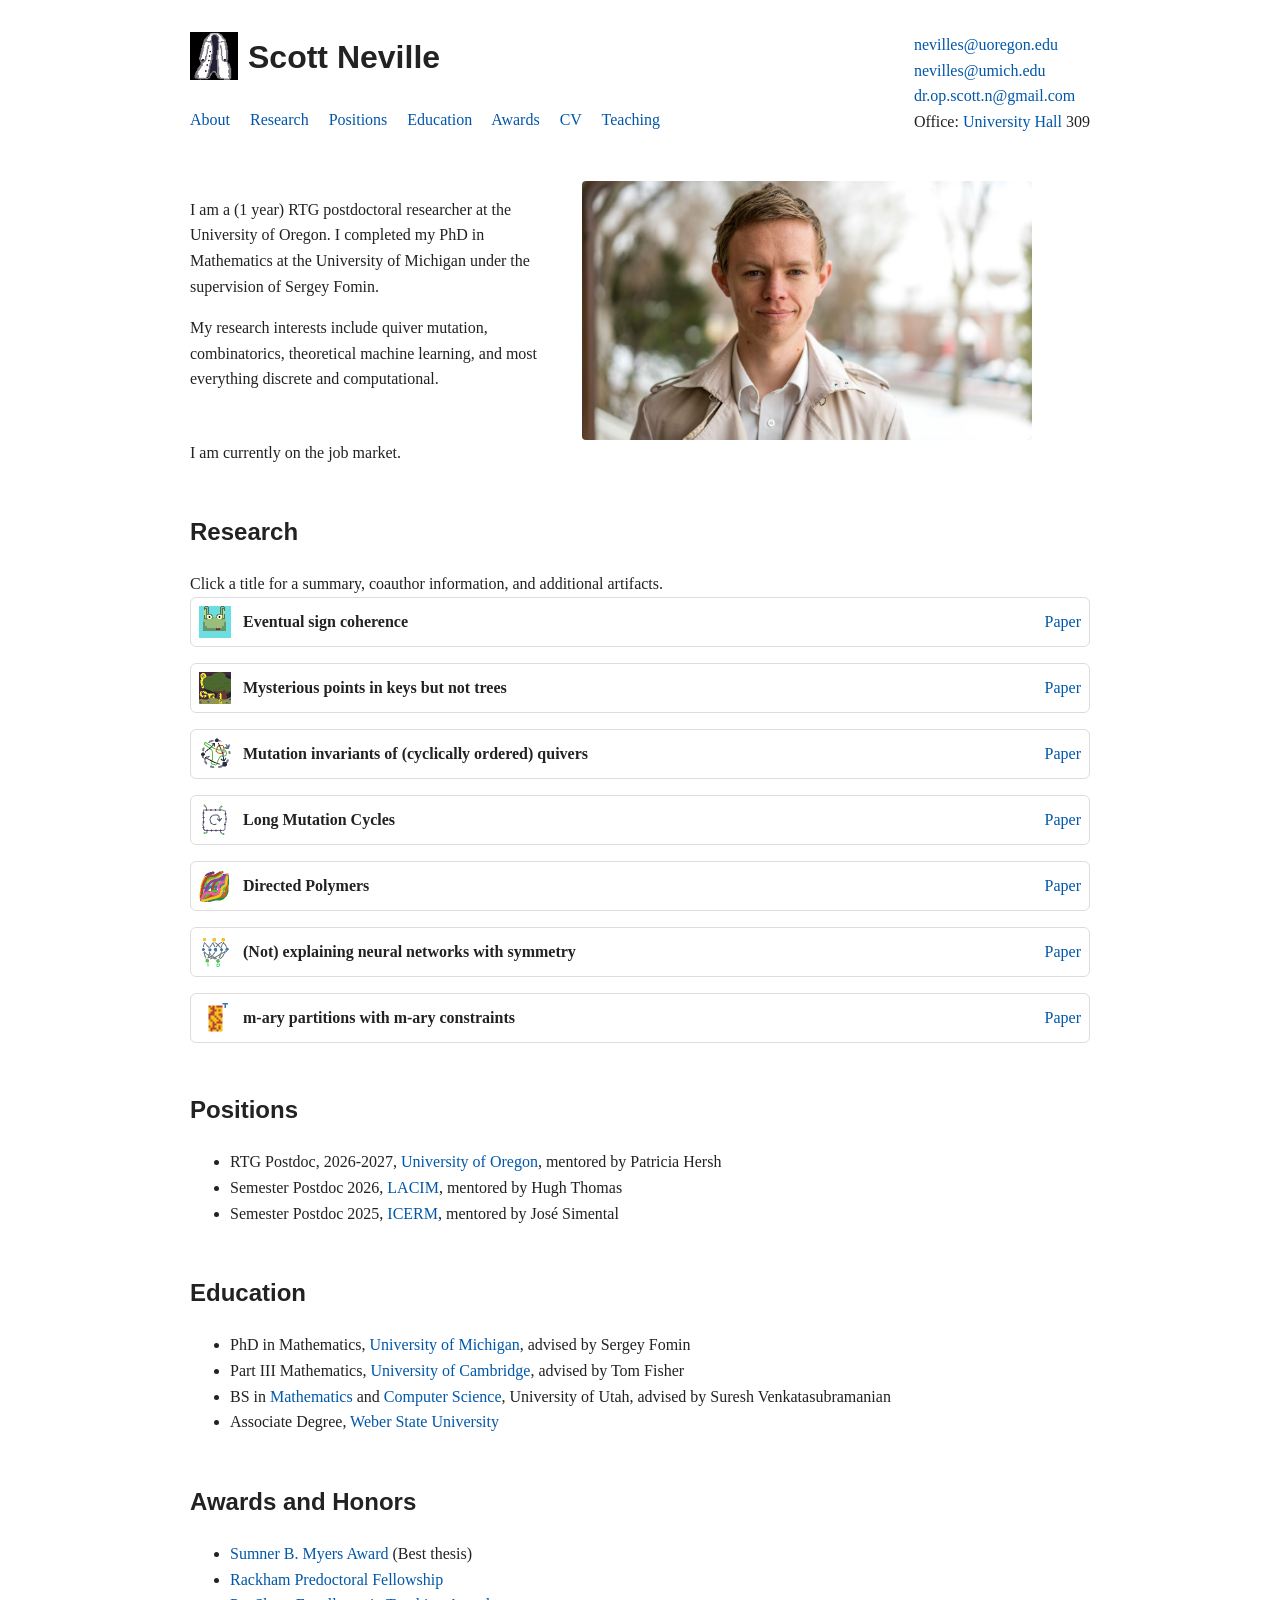
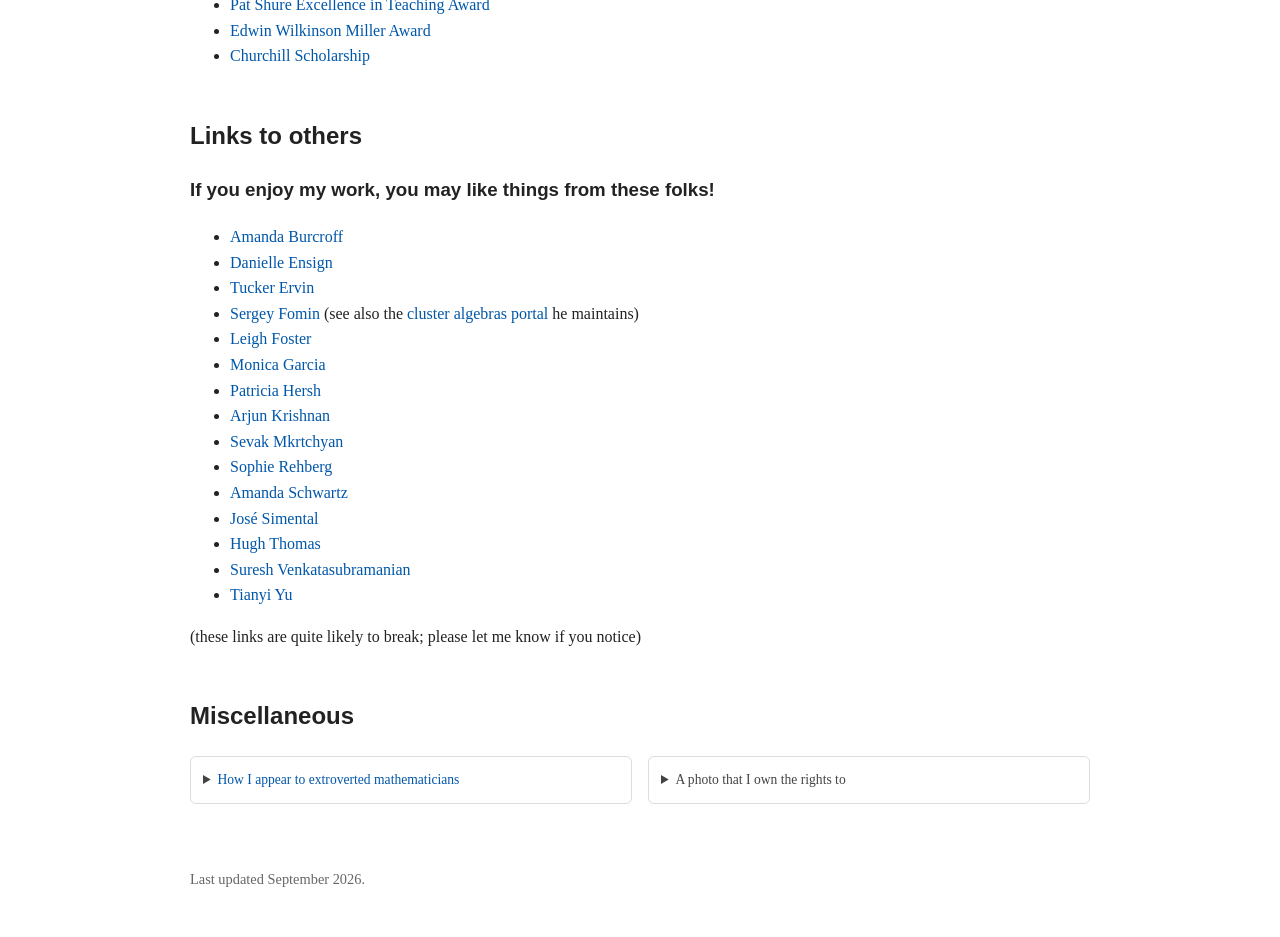
<file: index.html>
<!DOCTYPE html>
<html lang="en">
<head>
  <meta charset="utf-8">
  <meta name="viewport" content="width=device-width, initial-scale=1">
  <title>Scott Neville</title>
  <link rel="stylesheet" href="style.css">
  <link rel="icon" href="images/pixeltrench4.png">
</head>
<body>
<header>
    <img src="images/pixeltrench4.png" alt="White trench coat pixel art" style="float:left;width:48px;margin-right:10px">
  <h1 style="width:60%; display:inline">Scott Neville</h1> 
  <div style="float:right">
    <a href="mailto:nevilles@uoregon.edu">nevilles@uoregon.edu</a> <br>
    <a href="mailto:nevilles@umich.edu">nevilles@umich.edu</a> <br>
    <a href="mailto:dr.op.scott.n@gmail.com">dr.op.scott.n@gmail.com</a> <br>
    Office: <a href="https://en.wikipedia.org/wiki/University_Hall_(University_of_Oregon)">University Hall</a> 309
    </div>
  <div style="width:70%"><nav>
    <a href="#about">About</a>
    <a href="#research">Research</a>
    <a href="#positions">Positions</a>
    <a href="#education">Education</a>
    <a href="#awards">Awards</a>
    <a href="files/CV-long.pdf">CV</a>
    <a href="teaching.html">Teaching</a>
  </nav></div>
  
</header>
<main>
<section id="about">
  <div class="profile">
    <div style="width:40%;">
      <p>I am a (1 year) RTG postdoctoral researcher at the University of Oregon. I completed my PhD in Mathematics at the University of Michigan under the supervision of Sergey Fomin.</p>
      <p>My research interests include quiver mutation, combinatorics, theoretical machine learning, and most everything discrete and computational.</p>
    </div>
    <img src="images/ScottbyJanaUofU.jpg" alt="Scott Neville; photo credit to Jana Cunningham and the University of Utah communications team" style="float:right;width:50%">
  </div>
</section>
I am currently on the job market.
<section id="research">
    <h2>Research</h2>
    Click a title for a summary, coauthor information, and additional artifacts.
    <details class="project">
        <summary>
            <img class="project-icon" src=images/BROG.png alt="A cute bunny frog (BROG).">
            <span class="project-title">Eventual sign coherence</span>
            <span class="project-link">
            <a href=https://arxiv.org/abs/2605.12865>Paper</a>
            </span>
        </summary>

        <div class="project-content">
            <p class="coauthors">
            <strong>Coauthor:</strong>
            Amanda Burcroff
            </p>

            <div class="project-grid">
            <div class="project-artifacts">
                <h4>Related Links</h4>
                <ul>
                <li><a href="files/ESCslides.pdf">Slides.</a></li>
                <li><a href="https://arxiv.org/abs/1904.00971">[Gekhtman-Nakanishi 2019].</a> the paper which introduced the conjecture.</li>
                </ul>
            </div>
            <div class="project-description">
                <p>
                We subsantially resolve the Asymptotic sign coherence conjecture of Gekhtman and Nakanishi, which states that if you take a quiver with frozen vertices and mutate long enough, then it will eventually satisfy the sign coherence phenomena (which states that each mutable vertex is either a source or a sink with respect to all of the frozen vertices).
                We do this by introducing a new class of quivers, called BROG. We also resolve the asymptotic sign coherence conjecture for mutation abundant (always at least 2 arrows between the mutable vertices) 3-vertex quivers.
                </p>
    </div></div></div>
    </details>
    <details class="project">
        <summary>
            <img class="project-icon" src=images/Key-not-tree.png alt="A cute bunny frog (BROG).">
            <span class="project-title">Mysterious points in keys but not trees</span>
            <span class="project-link">
            <a href=https://arxiv.org/abs/2603.17890>Paper</a>
            </span>
        </summary>

        <div class="project-content">
            <p class="coauthors">
            <strong>Coauthor:</strong>
            José Simental
            </p>

            <div class="project-grid">
            <div class="project-artifacts">
                <h4>Related Links</h4>
                <ul>
                <li><a href="https://arxiv.org/abs/2402.16970">[Castronovo-Gorsky-Simental-Speyer 2024].</a> the paper which introduced the mysterious points conjecture.</li>
                <li><a href="https://www.combinatorics.org/ojs/index.php/eljc/article/view/v31i1p16">[Ervin 2024].</a> where key quivers were introduced.</li>
                </ul>
            </div>
            <div class="project-description">
                <p>
                There are at least two ways to describe a variety associated to a cluster algebra. One can either take the union over all seeds, selecting nonzero elements for each variable (for each seed, this gives a cluster tori. Call the union the cluster manifold), or one can directly look at maps from all cluster variables simultaneously which satisfy all of the cluster relations (the cluster variety).
                These two choices are subtly different. Call points in the variety but not the manifold 'deep'. 
                It was conjectured that the deep points of any locally acyclic cluster algebra would all have a simple witness of their depth; a stabilizer in the cluster dilation group.
                We show this conjecture holds for tree quivers (without multiplicities), but fails for key quivers (this is the literal name of a class of acyclic quivers, see the related paper by Ervin).
                </p>
    </div></div></div>
    </details>
    <details class="project">
        <summary>
            <img class="project-icon" src=images/COQ.png alt="Icon of a cyclically ordered quiver and a (knot theory) link">
            <span class="project-title"> Mutation invariants of (cyclically ordered) quivers</span>
            <span class="project-link">
            <a href=https://arxiv.org/abs/2409.17832>Paper</a>
            </span>
        </summary>

        <div class="project-content">
            <p class="coauthors">
            <strong>Coauthor:</strong>
            Sergey Fomin
            </p>

            <div class="project-grid">
            <div class="project-artifacts">
                <h4>Related Links</h4>
                <ul>
                <li><a href="https://www.sciencedirect.com/science/article/pii/S0001870826002811">[Fomin-Neville 2024] Advances of Mathematics publication</a></li>
                <li><a href="https://arxiv.org/abs/2409.17832">[Neville 2024]</a> showing acyclic are totally proper.</li>
                <li>[Neville-Thomas 2026+] showing skew-symmetrizable (in prep)</li>
                <li><a href="files/SMslides.pdf">Slides</a></li>
                <li><a href="https://github.com/DrScottN/quiver-mutation-database">Python code</a> for computing many mutation invariants, joint with Tucker Ervin</li>
                </ul>
            </div>
            <div class="project-description">
                <p>
                A cyclically ordered quiver is a quiver endowed with an additional structure of a cyclic ordering of its vertices - one might imagine drawing the vertices of the quiver on the unit circle. This structure, which naturally arises in many important applications, gives rise to new powerful mutation (semi) invariants. The invariants we find are truly mutation invariants when the cyclic ordering is 'totally proper,' we describe several families of quivers with totally proper cyclic orderings. <br>

                For quivers coming from divides, the most natural cyclic ordering leads to the Alexander polynomial of the associated knot. <br>

                I resolved an important conjecture from this paper in the follow-up. I showed that all acyclic quivers are totally proper, and thus we have new necessary conditions for a quiver to be mutation equivalent to an acyclic one. This relies heavily on a construction by <a href=https://arxiv.org/abs/1201.4270>Ahmet Seven</a>. <br>

                Additional follow-up, in preperation with Hugh Thomas, extended cyclically ordered quivers to skew-symmetrizable matrices. Preprint in preperation. <br>

                With Tucker Ervin, I developed python code for many mutation invariants, including several from this project.
                </p>
    </div></div></div>
    </details>
    <details class="project">
        <summary>
        <img class="project-icon" src=images/LMC.png alt="Icon of a long mutation cycle with some branches coming out">
        <span class="project-title"> Long Mutation Cycles</span>
        <span class="project-link">
        <a href=https://arxiv.org/pdf/2304.11505>Paper</a>
        </span>
    </summary>

    <div class="project-content">
        <p class="coauthors">
        <strong>Coauthor:</strong>
        Sergey Fomin
        </p>

        <div class="project-grid">
        <div class="project-artifacts">
            <h4>Related Links</h4>
            <ul>
            <li><a href=https://link.springer.com/article/10.1007/s00029-025-01090-1>Selecta Math Publication</a></li>
            <li><a href=files/LMCslides.pdf>Slides</a></li>
            <li><a href=https://arxiv.org/pdf/2504.06573>[Ervin-Neville 2025]</a> and <a href="https://link.springer.com/article/10.1007/s00026-026-00849-3">Annals of Combinatorics Publication</a></li>
            </ul>
        </div>
        <div class="project-description">
            <p>
            This project studies mutation cycles in quivers.
            We prove the existence of arbitrarily long cycles
            on n vertices for every fixed n ≥ 4 and construct
            large parameter families exhibiting strong rigidity
            properties. <br>
            Follow-up work with Tucker Ervin showed how this construction is part of a huge family of long mutation cycles, which can be formed by arbitrary triangular extensions of quivers with reddening sequences. This publication includes a large zoo of new, strange examples.
            </p>
    </div></div></div>
    </details>
    <details class="project">
        <summary>
            <img class="project-icon" src=images/Polymer.png alt="Icon of a big mess of strings stretched from bottom right to top left">
            <span class="project-title">Directed Polymers</span>
            <span class="project-link">
            <a href=https://arxiv.org/abs/2402.12580>Paper</a>
            </span>
        </summary>

        <div class="project-content">
            <p class="coauthors">
            <strong>Coauthors:</strong>
            Arjun Krishnan, Sevak Mkrtchyan
            </p>

            <div class="project-grid">
            <div class="project-artifacts">
                <h4>Related Links</h4>
                <ul>
                <li><a href=https://link.springer.com/article/10.1007/s10959-026-01504-6>Journal of Theoretical Probability Publication</a></li>
                <li><a href="https://github.com/arjunkc/busemann-code">Related github</a></li>
                </ul>
            </div>
            <div class="project-description">
                <p>
                In the directed polymer model, we have two different kinds of randomness being played against each other. First, we have the environment, consisting of random weights on the points in a lattice, which we resample independently after each time step. Second, a random walk, which has some preferred distribution of next 'steps' on the lattice. The model produces a distribution on the possible resulting walks from the origin, where the walk is biased by the random environment based on a parameter (the temperature). <br>
                In dimension 1, the directed polymer model is in the celebrated KPZ universality class, and for all positive temperatures, a typical polymer path shows non-Brownian KPZ scaling behavior. In dimensions 3 or larger, it is a classical fact that the polymer has two phases: Brownian behavior at high temperature, and non-Brownian behavior at low temperature. We consider the response of the polymer to an external field or tilt, and show that at fixed temperature, the polymer has Brownian behavior for some fields and non-Brownian behavior for others. In other words, the external field can induce the phase transition in the directed polymer model.
                </p>
    </div></div></div>
    </details>
    <details class="project">
        <summary>
        <img class="project-icon" src=images/NN.png alt="Icon of a simple NN">
        <span class="project-title">(Not) explaining neural networks with symmetry</span>
        <span class="project-link">
        <a href=https://dl.acm.org/doi/abs/10.1016/j.tcs.2019.11.012>Paper</a>
        </span>
    </summary>

    <div class="project-content">
        <p class="coauthors">
        <strong>Coauthors:</strong>
        Suresh Venkatasubramanian, Danielle Ensign, and Arnab Paul
        </p>

        <div class="project-grid">
        <div class="project-artifacts">
            <h4>Related Links</h4>
            <ul>
            <li><a href=files/ExplainNNslides.pdf>Slides</a></li>
            </ul>
        </div>
        <div class="project-description">
            <p>
            Neural networks often outperform intentionally designed programs for many 'real world' tasks. A natural question is if we can use a trained neural network to find a more classical algorithm in reasonable time. One theory was that neural networks work by extracting and removing invariants of the data. This begs a computational question: what are some transformations of the input data which do not change a neural networks output. We show this is generally infeasible, in the sense that determining if a neural network is invariant to some permutation of the inputs is NP-hard (even under loose definitions of invariant). 
            </p>
    </div></div></div>
    </details>
    <details class="project">
        <summary>
        <img class="project-icon" src=images/partitionT.png alt="Icon of a simple NN">
        <span class="project-title">m-ary partitions with m-ary constraints</span>
        <span class="project-link">
        <a href=https://ajc.maths.uq.edu.au/pdf/72/ajc_v72_p369.pdf>Paper</a>
        </span>
    </summary>

    <div class="project-content">
        <p class="coauthors">
        <strong>Coauthors:</strong>
        Timothy B. Flowers, James A. Sellers
        </p>

        <div class="project-grid">
        <div class="project-artifacts">
            <h4>Related Links</h4>
            <ul>
            <li><a href=https://ajc.maths.uq.edu.au/pdf/72/ajc_v72_p369.pdf>Australasian journal of combinatorics publication</a></li>
            </ul>
        </div>
        <div class="project-description">
            <p>
            The 1983 Putnam competition included a problem which asked about the number of partitions with only 2^k parts (binary partitions) with each part used at most 3 (=2^2-1) times. We generalize this to m-ary partitions (so parts m^k) with each part used at most m^j -1 times. Generating functions are very up to this task, and reveal a cute symmetry. One can interchange the roles of k and j. We give a bijection to explain this symmetry, based on a classical transposition argument for partitions with bounded sizes vs bounded number of parts. (Color the boxes and read backwards!) <br>

            Story: Timothy Flowers gave a short talk on the problem and generating function results at an AMS mathfest. I thought the problem fun, and found a bijection to explain their results over lunch.
            </p>
    </div></div></div>
    </details>
</section>
<section id="positions">
<h2>Positions</h2>
<ul>
<li>RTG Postdoc, 2026-2027, <a href="https://naturalsciences.uoregon.edu/mathematics">University of Oregon</a>, mentored by Patricia Hersh</li>
<li>Semester Postdoc 2026, <a href="https://lacim.uqam.ca/en/index.html">LACIM</a>, mentored by Hugh Thomas</li>
<li>Semester Postdoc 2025, <a href="https://icerm.brown.edu/">ICERM</a>, mentored by José Simental</li>
</ul>
</section>
<section id="education">
<h2>Education</h2>
<ul>
<li>PhD in Mathematics, <a href="https://lsa.umich.edu/math">University of Michigan</a>, advised by Sergey Fomin</li>
<li>Part III Mathematics, <a href="https://www.maths.cam.ac.uk/">University of Cambridge</a>, advised by Tom Fisher</li>
<li>BS in <a href="https://www.math.utah.edu/">Mathematics</a> and <a href="https://www.cs.utah.edu/">Computer Science</a>, University of Utah, advised by Suresh Venkatasubramanian</li>
<li>Associate Degree, <a href="https://www.weber.edu/">Weber State University</a></li>
</ul>
</section>
<section id="awards">
<h2>Awards and Honors</h2>
<ul>
<li><a href="https://lsa.umich.edu/math/about-us/department-history/sumner-b--myers.html">Sumner B. Myers Award</a> (Best thesis)</li>
<li><a href="https://rackham.umich.edu/funding/rackham-predoctoral-fellowship-program/">Rackham Predoctoral Fellowship</a></li>
<li><a href="https://lsa.umich.edu/math/graduates/StudentAwards/department-awards/teaching-awards.html">Pat Shure Excellence in Teaching Award</a></li>
<li><a href="https://lsa.umich.edu/math/graduates/StudentAwards/department-awards.html">Edwin Wilkinson Miller Award</a></li>
<li><a href="https://www.churchillscholarship.org/">Churchill Scholarship</a></li>
</ul>
</section>
<section id="People Links">
<h2>Links to others</h2>
<h3>If you enjoy my work, you may like things from these folks! </h3>
<ul>
<li><a href="https://math.mit.edu/~amandabu/index.html">Amanda Burcroff</a></li>
<li><a href="https://www.phylliida.dev/">Danielle Ensign</a></li>
<li><a href="https://scholar.google.com/citations?user=Zv80Vn0AAAAJ&hl=en">Tucker Ervin</a></li>
<li><a href="https://websites.umich.edu/~fomin/">Sergey Fomin</a> (see also the <a href="https://websites.umich.edu/~fomin/cluster.html">cluster algebras portal</a> he maintains)</li>
<li><a href="https://mathematicleigh.com/">Leigh Foster</a></li>
<li><a href="https://sites.google.com/view/monica-garcia-math">Monica Garcia</a></li>
<li><a href="https://pages.uoregon.edu/plhersh/">Patricia Hersh</a></li>
<li><a href="https://shirleyarjun.net/homepage/">Arjun Krishnan</a></li>
<li><a href="https://sites.google.com/view/sevakmkrtchyan/">Sevak Mkrtchyan</a></li>
<li><a href="https://sophie-rehberg.de/">Sophie Rehberg</a></li>
<li><a href="https://sites.google.com/umich.edu/amandaschwartz/home">Amanda Schwartz</a></li>
<li><a href="https://sites.google.com/view/jsimental">José Simental</a></li>
<li><a href="https://hughrthomas.github.io/english.html">Hugh Thomas</a></li>
<li><a href="http://blog.geomblog.org/">Suresh Venkatasubramanian</a></li>
<li><a href="https://tianyi-math.github.io/">Tianyi Yu</a></li>
</ul> (these links are quite likely to break; please let me know if you notice)
</section>

<section id="misc">
<h2>Miscellaneous</h2>
<div class="misc-grid">
<!-- Shoes joke -->
<details class="misc-card">
<summary>
<a href=https://www.math.utah.edu/~cherk/mathjokes.html#topic1>How I appear to extroverted mathematicians</a>
</summary>
<img
src="images/shoes.jpg"
alt="Mathematics joke; a photo of my white tennis shoes"
class="misc-image">
<p class="caption">
"The difference between an introvert and extrovert mathematician is: An introvert mathematician looks at their shoes while talking to you. An extrovert mathematician looks at your shoes.  "
</p>
<p class="caption">
Accessibility feature suggested by
<a href="https://sites.google.com/umich.edu/lukas-scheiwiller/home">
Lukas Scheiwiller
</a>.
</p>
</details>
<!-- Photo + quote -->
<details class="misc-card">
<summary>
A photo that I own the rights to
</summary>
<img
src="images/photoMe.jpg"
alt="My face! Still wearing a trench coat."
class="misc-image">
<p class="caption" style="color:white">
"They are really sleeping on you for that Field's medal"
<br>
— Olivia Strahan
<br>
"That was an amazing talk. You can tell Sergey I like your trench coat."
<br>
— Bruce Segan
</p>
</details>
</div>
</section>
</main>
<footer><p>Last updated September 2026.</p></footer>
</body>
</html>
</file>
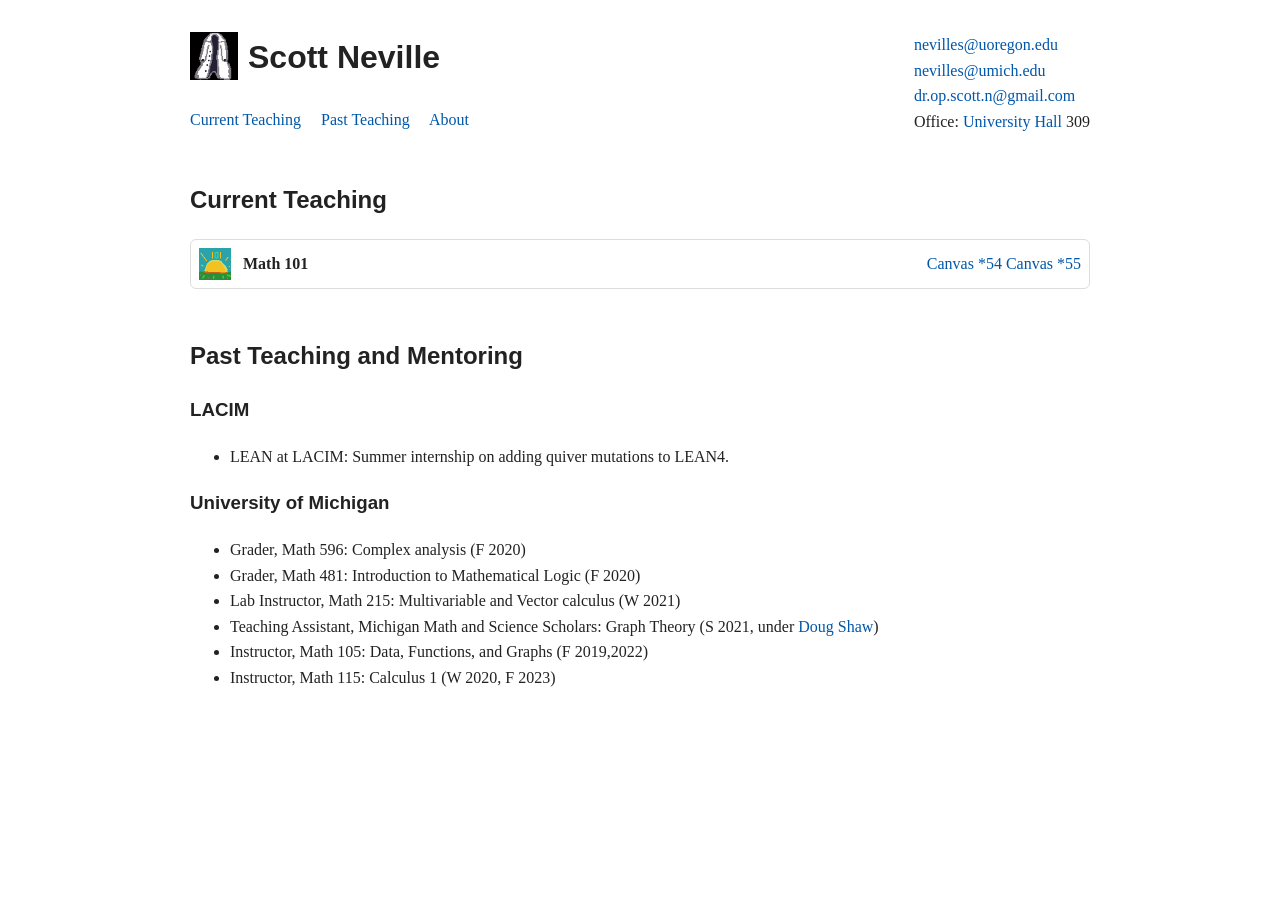
<file: teaching.html>
<!DOCTYPE html>
<html lang="en">
<head>
  <meta charset="utf-8">
  <meta name="viewport" content="width=device-width, initial-scale=1">
  <title>Scott Neville</title>
  <link rel="stylesheet" href="style.css">
  <link rel="icon" href="images/pixeltrench4.png">
</head>
<body>
<header>
  <img src="images/pixeltrench4.png" alt="White trench coat pixel art" style="float:left;width:48px;margin-right:10px">
  <h1 style="width:60%; display:inline">Scott Neville</h1> 
  <div style="float:right">
    <a href="mailto:nevilles@uoregon.edu">nevilles@uoregon.edu</a> <br>
    <a href="mailto:nevilles@umich.edu">nevilles@umich.edu</a> <br>
    <a href="mailto:dr.op.scott.n@gmail.com">dr.op.scott.n@gmail.com</a> <br>
    Office: <a href="https://en.wikipedia.org/wiki/University_Hall_(University_of_Oregon)">University Hall</a> 309
    </div>
  <div style="width:70%"><nav>
    <a href="#teaching-today">Current Teaching</a>
    <a href="#teaching-exp">Past Teaching</a>
    <a href="index.html">About</a>
  </nav></div>
  
</header>
<main>
<section id="teaching-today">
<h2>Current Teaching</h2>
<details class="project">
        <summary>
            <img class="project-icon" src=images/math101.png alt="A sunset with 101 in the sky.">
            <span class="project-title">Math 101</span>
            <span class="project-link">
            <a href=https://canvas.uoregon.edu/courses/292328>Canvas *54</a>
            <a href=https://canvas.uoregon.edu/courses/292333>Canvas *55</a>
            </span>
        </summary>

        <div class="project-content">
            <p class="coauthors">
            <strong>Introduction to mathematical modeling</strong>
            </p>

            <div class="project-grid">
            <div class="project-artifacts">
                <h4>Related Links</h4>
                <ul>
                <li><a href="https://www.aleks.com/sign_up">Aleks.</a> (class codes in canvas)</li>
                <li><a href="https://engage.uoregon.edu/tutoring/">Free Oregon Tutoring.</a></li>
                <li><a href="https://www.desmos.com/calculator">Desmos.</a></li>
                <li><a href="https://www.uoregon.edu/student-resources/">General UO student resources.</a></li>
                <li><a href="https://www.khanacademy.org/math/algebra">Khan Academy.</a></li>
                </ul>
            </div>
            <div class="project-description">
                <p>
                    Critical elements of pre-college algebra, topics including equation solving; rational, radical, and polynomial expression evaluation and simplification; lines, linear equations, and quadratic equations. 
                    Focus on mathematical modeling and preparation for additional college level mathematics.
                    <br>
                    This is an active learning class, with an emphasis on learning by doing, understanding who introduced these concepts and why, and becoming more comfortable with mathematics.
                </p>
    </div></div></div>
    </details>
</section>
<section id="teaching-exp">
<h2>Past Teaching and Mentoring</h2>
<h3>LACIM</h3>
<ul>
<li>LEAN at LACIM: Summer internship on adding quiver mutations to LEAN4.</li>
</ul>
<h3>University of Michigan</h3>
<ul>
<li>Grader, Math 596: Complex analysis (F 2020)</li>
<li>Grader, Math 481: Introduction to Mathematical Logic (F 2020)</li>
<li>Lab Instructor, Math 215: Multivariable and Vector calculus (W 2021)</li>
<li>Teaching Assistant, Michigan Math and Science Scholars: Graph Theory (S 2021, under <a href=https://dougshaw.com/>Doug Shaw</a>)</li>
<li>Instructor, Math 105: Data, Functions, and Graphs (F 2019,2022)</li>
<li>Instructor, Math 115: Calculus 1 (W 2020, F 2023)</li>
</ul>
</section>
</file>
<file: style.css>
body { max-width: 900px; margin: 0 auto; padding: 2rem; font-family: Georgia, serif; line-height: 1.6; color: #222; }
    h1,h2,h3 { font-family: Arial, Helvetica, sans-serif; }
    .subtitle { color:#555; }
    nav { margin: 1.5rem 0 2rem 0; }
    nav a { margin-right: 1rem; }
    a { color:#0057aa; text-decoration:none; }
    a:hover { text-decoration:underline; }
    .profile { display:flex; gap:2rem; flex-wrap:wrap; align-items:flex-start; }
    .profile img { width:220px; max-width:100%; border-radius:4px; }
    section { margin-top:3rem; }
    footer { margin-top:4rem; color:#666; font-size:.9rem; }
    .project {margin-bottom: 1rem; border: 1px solid #ddd; border-radius: 6px; padding: 0.5rem;}
    .project summary {display: flex;align-items: center;gap: 0.75rem;cursor: pointer;font-weight: bold;}
    .project-icon {width: 32px;height: 32px;object-fit: cover;}
    .project-title {flex-grow: 1;}
    .project-link {font-weight: normal;}
    .project-content {margin-top: 1rem;}
    .coauthors {margin-top: 0;}
    .project-grid {display: grid;grid-template-columns: 200px 1fr;gap: 2rem;}
    .project-artifacts {text-align: left;}
    .project-description {text-align: left;}
    @media (max-width: 700px) {.project-grid {grid-template-columns: 1fr;}}
    .misc-grid {display: grid;grid-template-columns: 1fr 1fr;gap: 1rem;}
    .misc-card {border: 1px solid #ddd;border-radius: 6px;padding: 0.75rem;}
    .misc-card summary {cursor: pointer;font-size: 0.85rem;color: #444;}
    .misc-image {width: 100%;margin-top: 1rem;border-radius: 4px;}
    .caption {font-size: 0.8rem;margin-top: 0.5rem;}
    @media (max-width: 700px) {.misc-grid {grid-template-columns: 1fr;}}
</file>
